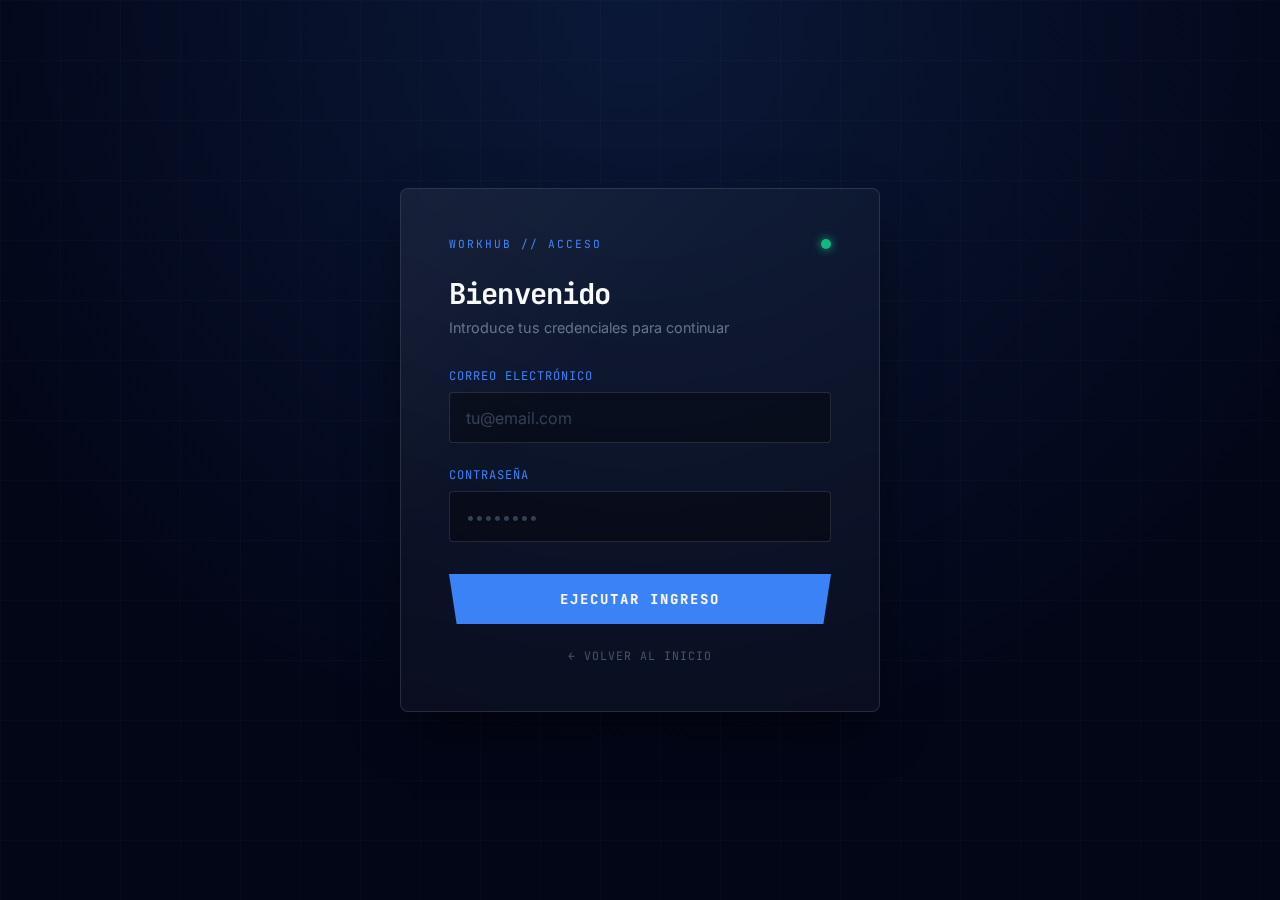
<file: registro.html>
<!DOCTYPE html>
<html lang="es">
<head>
    <meta charset="UTF-8">
    <meta name="viewport" content="width=device-width, initial-scale=1.0">
    <title>Acceso — WorkHub</title>
    <link rel="stylesheet" href="/asset/css/acceso.css">
    <link rel="preconnect" href="https://fonts.googleapis.com">
    <link rel="preconnect" href="https://fonts.gstatic.com" crossorigin>
    <link href="https://fonts.googleapis.com/css2?family=Inter:wght@300;400;600;700&family=JetBrains+Mono:wght@300;500;700&display=swap" rel="stylesheet">
</head>
<body>

    <div class="decor-grid"></div>

    <main>
        <div class="login-wrapper">
            <form id="registroForm" class="stratum-card">

                <div class="card-header">
                    <span class="data-label">WorkHub // Acceso</span>
                    <div class="status-dot"></div>
                </div>

                <h2 class="card-title">Bienvenido</h2>
                <p class="card-desc">Introduce tus credenciales para continuar</p>

                <div class="form-group">
                    <label for="correo" class="form-label">Correo electrónico</label>
                    <input type="email" id="correo" class="form-input" placeholder="tu@email.com" required autocomplete="email">
                </div>

                <div class="form-group">
                    <label for="password" class="form-label">Contraseña</label>
                    <input type="password" id="password" class="form-input" placeholder="••••••••" required autocomplete="current-password">
                </div>

                <button type="submit" class="btn-primary">Ejecutar Ingreso</button>

                <a href="index.html" class="back-link">← Volver al inicio</a>
            </form>
        </div>
    </main>

    <script src="/js/acceso.js"></script>
</body>
</html>
</file>
<file: asset/css/acceso.css>
:root {
    --bg: #020617;
    --surface: #0f172a;
    --crystal-1: rgba(255, 255, 255, 0.03);
    --crystal-2: rgba(255, 255, 255, 0.08);
    --border: rgba(255, 255, 255, 0.12);
    --accent: #3b82f6;
    --accent-glow: rgba(59, 130, 246, 0.5);
    --success: #10b981;
    --danger: #ef4444;
    --prism-glow: radial-gradient(circle at 50% 0%, rgba(59, 130, 246, 0.15), transparent 70%);
}

* { margin: 0; padding: 0; box-sizing: border-box; -webkit-font-smoothing: antialiased; }

html, body {
    height: 100%;
    width: 100%;
}

body {
    background-color: var(--bg);
    background-image: var(--prism-glow);
    color: #f8fafc;
    font-family: 'Inter', sans-serif;
    min-height: 100vh;
    display: flex;
    flex-direction: column;
    overflow-x: hidden;
}

/* Grid decorativo de fondo */
.decor-grid {
    position: fixed;
    inset: 0;
    background-image:
        linear-gradient(to right, rgba(255,255,255,0.02) 1px, transparent 1px),
        linear-gradient(to bottom, rgba(255,255,255,0.02) 1px, transparent 1px);
    background-size: 60px 60px;
    pointer-events: none;
    z-index: 0;
}

main {
    flex: 1;
    display: flex;
    align-items: center;
    justify-content: center;
    padding: 2rem 1.5rem;
    position: relative;
    z-index: 1;
}

.login-wrapper {
    width: 100%;
    display: flex;
    justify-content: center;
    align-items: center;
}

/* CARD */
.stratum-card {
    background: var(--crystal-1);
    border: 1px solid var(--border);
    border-radius: 8px;
    padding: 3rem;
    width: 100%;
    max-width: 480px;
    backdrop-filter: blur(16px);
    box-shadow: 0 25px 50px -12px rgba(0, 0, 0, 0.6);
    transition: all 0.7s cubic-bezier(0.23, 1, 0.32, 1);
    position: relative;
    overflow: hidden;
}

.stratum-card::after {
    content: "";
    position: absolute;
    inset: 0;
    background: linear-gradient(135deg, rgba(255,255,255,0.04) 0%, transparent 40%);
    pointer-events: none;
}

.stratum-card:hover {
    border-color: rgba(59, 130, 246, 0.4);
    background: var(--crystal-2);
    box-shadow: 0 0 40px var(--accent-glow), 0 25px 50px -12px rgba(0, 0, 0, 0.6);
}

/* CARD HEADER */
.card-header {
    display: flex;
    justify-content: space-between;
    align-items: center;
    margin-bottom: 1.5rem;
}

.data-label {
    font-family: 'JetBrains Mono', monospace;
    font-size: 0.7rem;
    color: var(--accent);
    text-transform: uppercase;
    letter-spacing: 2px;
}

.status-dot {
    width: 10px;
    height: 10px;
    background-color: var(--success);
    border-radius: 50%;
    display: inline-block;
    box-shadow: 0 0 10px var(--success);
    animation: pulse 2s infinite;
}

@keyframes pulse {
    0%, 100% { opacity: 1; }
    50% { opacity: 0.4; }
}

.card-title {
    font-family: 'JetBrains Mono', monospace;
    font-size: 1.8rem;
    font-weight: 700;
    margin-bottom: 0.4rem;
    letter-spacing: -0.03em;
}

.card-desc {
    color: #64748b;
    font-size: 0.9rem;
    margin-bottom: 2rem;
}

/* FORM */
.form-group {
    margin-bottom: 1.5rem;
}

.form-label {
    display: block;
    font-family: 'JetBrains Mono', monospace;
    font-size: 0.75rem;
    color: var(--accent);
    margin-bottom: 0.5rem;
    text-transform: uppercase;
    letter-spacing: 1px;
}

.form-input {
    width: 100%;
    background: rgba(0, 0, 0, 0.35);
    border: 1px solid var(--border);
    padding: 0.9rem 1rem;
    color: white;
    font-family: 'Inter', sans-serif;
    font-size: 1rem;
    border-radius: 4px;
    transition: all 0.3s ease;
}

.form-input::placeholder { color: #334155; }

.form-input:focus {
    outline: none;
    border-color: var(--accent);
    box-shadow: 0 0 20px rgba(59, 130, 246, 0.2);
}

/* BUTTON */
.btn-primary {
    background: var(--accent);
    color: white;
    border: none;
    padding: 1rem;
    font-family: 'JetBrains Mono', monospace;
    font-weight: 700;
    font-size: 0.85rem;
    text-transform: uppercase;
    letter-spacing: 2px;
    cursor: pointer;
    width: 100%;
    clip-path: polygon(0 0, 100% 0, 98% 100%, 2% 100%);
    transition: all 0.3s ease;
    margin-top: 0.5rem;
}

.btn-primary:hover {
    background: #2563eb;
    transform: translateX(4px);
    box-shadow: 0 0 30px rgba(59, 130, 246, 0.4);
}

/* Link de volver */
.back-link {
    display: block;
    text-align: center;
    margin-top: 1.5rem;
    font-family: 'JetBrains Mono', monospace;
    font-size: 0.72rem;
    color: #475569;
    text-decoration: none;
    text-transform: uppercase;
    letter-spacing: 1px;
    transition: color 0.3s;
    position: relative;
    z-index: 1;
}

.back-link:hover { color: var(--accent); }

/* ===== RESPONSIVE ===== */

/* Tablet */
@media (max-width: 768px) {
    main {
        padding: 1.5rem 1rem;
        align-items: flex-start;
        padding-top: 3rem;
    }

    .stratum-card {
        padding: 2rem 1.5rem;
        max-width: 100%;
        border-radius: 8px;
    }

    .card-title {
        font-size: 1.5rem;
    }
}

/* Mobile pequeño */
@media (max-width: 480px) {
    main {
        padding: 1rem;
        padding-top: 2rem;
        align-items: flex-start;
    }

    .stratum-card {
        padding: 1.5rem 1.2rem;
        /* Sin hover en móvil para evitar que se quede "pegado" */
        transition: none;
    }

    .stratum-card:hover {
        transform: none;
    }

    .card-title {
        font-size: 1.3rem;
    }

    .form-input {
        padding: 0.8rem;
        font-size: 0.95rem;
    }

    .btn-primary {
        padding: 0.9rem;
    }
}
</file>
